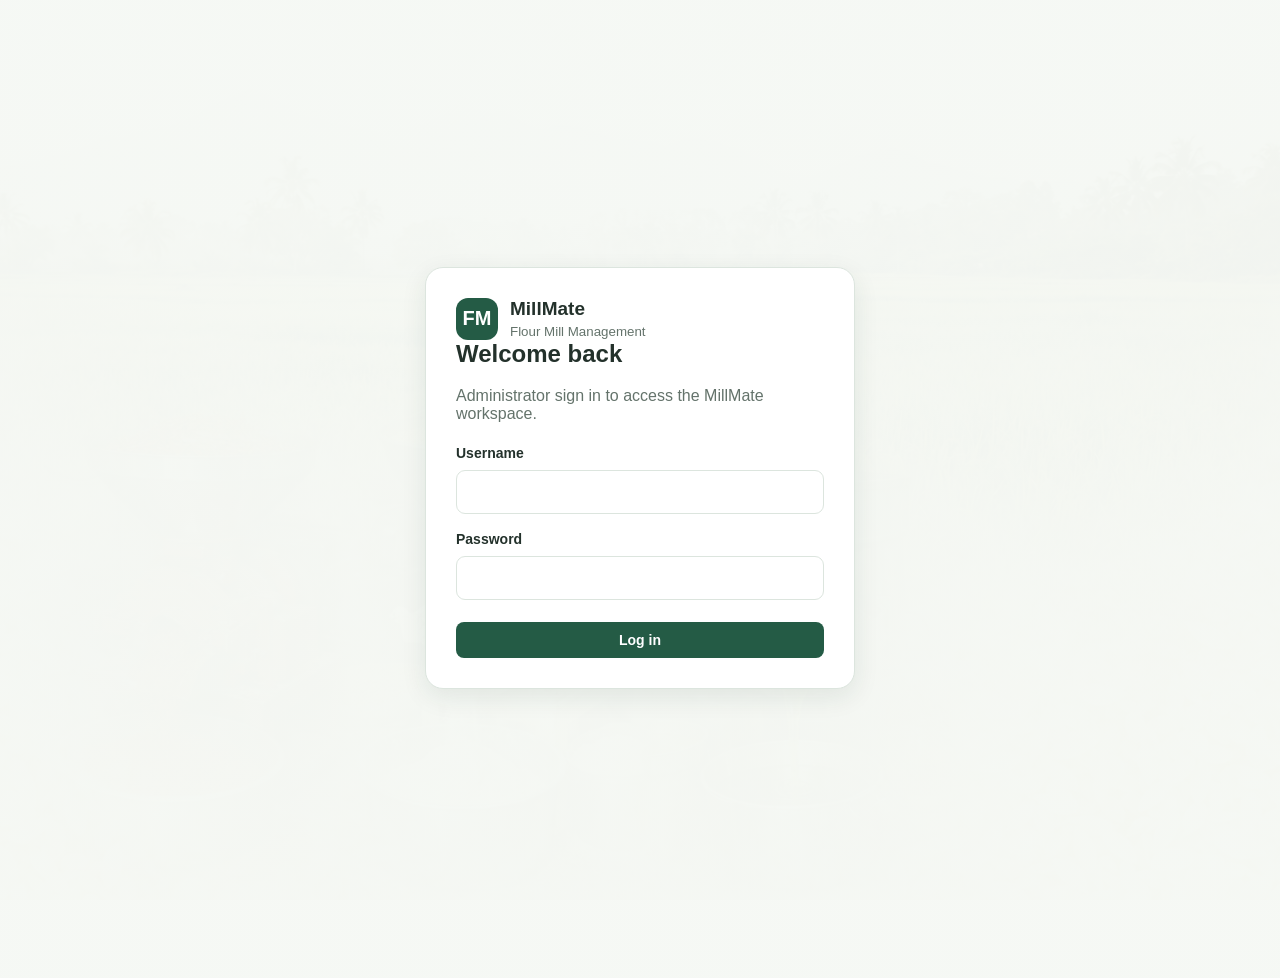
<file: public/Rice_Mill/login.html>
<!doctype html>
<html lang="en">
<head>
  <meta charset="utf-8">
  <meta name="viewport" content="width=device-width, initial-scale=1">
  <title>Login | MillMate</title>
  <link rel="stylesheet" href="css/style.css">
</head>
<body class="login-page">
  <main class="login-wrap">
    <section class="login-card">
      <div class="brand">
        <span class="brand-mark">FM</span>
        <span><h2>MillMate</h2><small>Flour Mill Management</small></span>
      </div>
      <h1 class="login-title">Welcome back</h1>
      <p class="muted">Administrator sign in to access the MillMate workspace.</p>
      <form id="loginForm" class="login-form">
        <label for="username">Username</label>
        <input id="username" name="username" type="text" autocomplete="username" required>
        <label for="password">Password</label>
        <input id="password" name="password" type="password" autocomplete="current-password" required>
        <p id="loginError" class="form-error" role="alert" hidden>Incorrect username or password.</p>
        <button class="btn login-submit" type="submit">Log in</button>
      </form>
    </section>
  </main>
  <script src="js/auth.js"></script>
</body>
</html>
</file>
<file: public/Rice_Mill/css/style.css>
/* Rice Mill Management & Analytics - shared styles */
:root {
  --green:#245b45;
  --green2:#34795c;
  --gold:#d9a441;
  --ink:#23312b;
  --muted:#64736b;
  --paper:#fff;
  --bg:#f3f6f2;
  --line:#dce5de;
  --red:#b83d3d;
  --shadow:0 8px 26px rgba(27,55,40,.09)
}

* {
  box-sizing:border-box
}

body {
  margin:0;
  font-family:Arial,Helvetica,sans-serif;
  color:var(--ink);
  background:linear-gradient(rgba(245,248,244,.94),rgba(245,248,244,.96)),url('images/watermark.png') center/cover fixed;
  min-height:100vh
}

a {
  color:var(--green);
  text-decoration:none
}

a:hover {
  text-decoration:underline
}

.topbar {
  display:flex;
  align-items:center;
  justify-content:space-between;
  gap:18px;
  flex-wrap:wrap;
  padding:16px 4%;
  background:rgba(255,255,255,.94);
  border-bottom:1px solid var(--line);
  box-shadow:0 3px 14px rgba(0,0,0,.04)
}

.brand {
  display:flex;
  align-items:center;
  gap:12px
}

.brand-mark {
  width:42px;
  height:42px;
  border-radius:12px;
  background:var(--green);
  color:#fff;
  display:grid;
  place-items:center;
  font-weight:bold;
  font-size:20px
}

.brand h1,.brand h2 {
  font-size:19px;
  margin:0
}

.brand small {
  display:block;
  color:var(--muted);
  margin-top:4px
}

.nav {
  display:flex;
  gap:7px;
  flex-wrap:wrap
}

.nav a,.nav button {
  padding:9px 12px;
  border-radius:8px;
  font-weight:700;
  font-size:13px;
  background:transparent;
  border:0;
  color:var(--ink);
  cursor:pointer
}

.nav a.active,.nav a:hover {
  background:#e5efe8;
  text-decoration:none;
  color:var(--green)
}

main {
  width:min(1180px,92%);
  margin:28px auto 50px
}

.page-head {
  display:flex;
  justify-content:space-between;
  align-items:flex-start;
  gap:16px;
  flex-wrap:wrap;
  margin-bottom:22px
}

.page-head h1 {
  margin:0 0 7px;
  font-size:28px
}

.muted {
  color:var(--muted)
}

.grid {
  display:grid;
  grid-template-columns:repeat(4,minmax(0,1fr));
  gap:16px
}

.grid-2 {
  display:grid;
  grid-template-columns:repeat(2,minmax(0,1fr));
  gap:18px
}

.card,.panel {
  background:rgba(255,255,255,.96);
  border:1px solid var(--line);
  border-radius:15px;
  padding:20px;
  box-shadow:var(--shadow)
}

.metric-label {
  font-size:13px;
  color:var(--muted);
  margin:0 0 10px
}

.metric-value {
  font-size:27px;
  font-weight:800;
  margin:0
}

.metric-note {
  font-size:12px;
  color:var(--muted);
  margin-top:8px
}

.section-title {
  margin:0 0 16px;
  font-size:18px
}

.form-grid {
  display:grid;
  grid-template-columns:repeat(2,minmax(0,1fr));
  gap:14px
}

.field {
  display:flex;
  flex-direction:column;
  gap:7px
}

.field label {
  font-size:13px;
  font-weight:700;
  color:#42534a
}

.field input,.field select,.field textarea,input,select {
  font:inherit
}

.field input,.field select,.field textarea,.control {
  width:100%;
  padding:11px 12px;
  border:1px solid #cbd8ce;
  border-radius:8px;
  background:#fff;
  color:var(--ink)
}

.field textarea {
  min-height:80px
}

.actions {
  display:flex;
  gap:8px;
  flex-wrap:wrap;
  margin-top:16px
}

.btn {
  display:inline-flex;
  align-items:center;
  justify-content:center;
  border:0;
  border-radius:8px;
  background:var(--green);
  color:#fff;
  font-weight:700;
  padding:10px 15px;
  cursor:pointer;
  font-size:14px
}

.btn:hover {
  background:var(--green2);
  text-decoration:none
}

.btn.secondary {
  background:#e7eee9;
  color:var(--green)
}

.btn.gold {
  background:var(--gold);
  color:#2d2a20
}

.btn.danger {
  background:#fae8e8;
  color:var(--red)
}

.btn.small {
  padding:6px 9px;
  font-size:12px
}

.table-wrap {
  overflow:auto;
  border:1px solid var(--line);
  border-radius:10px;
  background:#fff
}

table {
  width:100%;
  border-collapse:collapse;
  min-width:600px
}

th,td {
  text-align:left;
  padding:11px 12px;
  border-bottom:1px solid #e9eee9;
  font-size:13px
}

th {
  background:#eaf1eb;
  color:#334b3d;
  white-space:nowrap
}

tbody tr:hover {
  background:#fafcf9
}

td .btn {
  margin:2px
}

.toolbar {
  display:flex;
  gap:10px;
  flex-wrap:wrap;
  align-items:center;
  margin-bottom:15px
}

.toolbar input,.toolbar select {
  max-width:260px;
  padding:10px;
  border:1px solid #cbd8ce;
  border-radius:8px;
  background:#fff
}

.notice {
  padding:12px 14px;
  border-radius:9px;
  background:#eef5ef;
  color:#355b43;
  font-size:13px;
  margin:14px 0
}

.warning {
  background:#fff4df;
  color:#795b20
}

.empty {
  text-align:center;
  color:var(--muted);
  padding:25px
}

.hero {
  padding:38px;
  border-radius:20px;
  background:linear-gradient(125deg,rgba(24,72,51,.93),rgba(59,119,83,.88)),url('images/machine.png') center/cover;
  color:white;
  box-shadow:var(--shadow)
}

.hero h1 {
  font-size:clamp(30px,4vw,44px);
  margin:0 0 12px
}

.hero p {
  max-width:680px;
  line-height:1.6;
  color:#edf5ef
}

.hero .btn {
  background:#f0c15f;
  color:#26392d
}

.quick-links {
  display:grid;
  grid-template-columns:repeat(3,minmax(0,1fr));
  gap:15px;
  margin-top:20px
}

.quick-link {
  display:block;
  padding:20px;
  background:#fff;
  border:1px solid var(--line);
  border-radius:14px;
  box-shadow:var(--shadow)
}

.quick-link strong {
  display:block;
  font-size:16px;
  margin-bottom:7px
}

.quick-link span {
  font-size:13px;
  color:var(--muted);
  line-height:1.5
}

.tabs {
  display:flex;
  gap:8px;
  flex-wrap:wrap;
  border-bottom:1px solid var(--line);
  margin:10px 0 18px;
  padding-bottom:10px
}

.tab-btn {
  border:0;
  border-radius:8px;
  padding:10px 13px;
  background:#e8eee9;
  color:var(--ink);
  font-weight:700;
  cursor:pointer
}

.tab-btn.active {
  background:var(--green);
  color:#fff
}

.tab-panel {
  display:none
}

.tab-panel.active {
  display:block
}

.bill-total {
  display:flex;
  justify-content:flex-end;
  gap:35px;
  flex-wrap:wrap;
  font-size:15px;
  margin:18px 0
}

.bill-total strong {
  font-size:22px
}

.footer-note {
  text-align:center;
  color:var(--muted);
  font-size:12px;
  padding:18px
}

.login-wrap {
  min-height:100vh;
  display:grid;
  place-items:center;
  padding:20px
}

.login-card {
  width:min(430px,100%);
  background:#fff;
  padding:30px;
  border-radius:18px;
  box-shadow:var(--shadow);
  border:1px solid var(--line)
}

.login-card h1 {
  margin-top:0
}

.status {
  display:inline-block;
  border-radius:20px;
  padding:4px 9px;
  background:#e8f3eb;
  color:#2e6947;
  font-size:11px;
  font-weight:bold
}

.status.pending {
  background:#fff0d6;
  color:#805b1b
}

.status.paid {
  background:#e8f3eb;
  color:#2e6947
}

.print-only {
  display:none
}

@media(max-width:850px) {
  .grid {
  grid-template-columns:repeat(2,minmax(0,1fr))
}

.quick-links {
  grid-template-columns:repeat(2,minmax(0,1fr))
}

.grid-2 {
  grid-template-columns:1fr
}

.topbar {
  padding:14px 4%
}

}

@media(max-width:560px) {
  main {
  width:94%;
  margin-top:18px
}

.grid,.quick-links,.form-grid {
  grid-template-columns:1fr
}

.hero {
  padding:25px
}

.page-head h1 {
  font-size:24px
}

.nav {
  width:100%
}

.nav a {
  padding:8px
}

.card,.panel {
  padding:15px
}

}

@media print {
  .topbar,.no-print,.actions,.toolbar,.tabs,.footer-note {
  display:none!important
}

body {
  background:#fff
}

.card,.panel {
  box-shadow:none;
  border:1px solid #ddd
}

main {
  width:100%;
  margin:0
}

.print-only {
  display:block
}

}

/* Login and original project imagery */
.logout-btn {
  border: 0;
  cursor: pointer;
  font: inherit;
  white-space: nowrap;
}

.login-title {
  margin-top: 25px;
}

.login-form {
  display: grid;
  gap: 9px;
  margin-top: 22px;
}

.login-form label {
  font-weight: 700;
  font-size: 14px;
}

.login-form input {
  width: 100%;
  border: 1px solid var(--line);
  border-radius: 9px;
  padding: 12px 13px;
  font: inherit;
  background: #fff;
  color: var(--ink);
  margin-bottom: 8px;
}

.login-submit {
  width: 100%;
  margin-top: 5px;
}

.form-error {
  color: var(--red);
  font-size: 13px;
  margin: 0 0 5px;
}

  display: grid;
  gap: 5px;
  margin-top: 20px;
  padding: 13px;
  border: 1px dashed var(--line);
  border-radius: 10px;
  background: rgba(255,255,255,.7);
  font-size: 13px;
}

.login-note {
  font-size: 12px;
  margin-top: 16px;
}

.mill-gallery {
  margin-top: 28px;
}

.image-cards {
  display: grid;
  grid-template-columns: repeat(2, minmax(0, 1fr));
  gap: 18px;
  margin-top: 15px;
}

.image-card {
  overflow: hidden;
  border: 1px solid var(--line);
  border-radius: 14px;
  background: rgba(255,255,255,.94);
  box-shadow: var(--shadow);
}

.image-card img {
  display: block;
  width: 100%;
  height: 230px;
  object-fit: contain;
  object-position: center;
  padding: 10px;
  background: #e9eee9;
}

.image-card h3 {
  margin: 15px 16px 6px;
}

.image-card p {
  margin: 0 16px 17px;
  color: var(--muted);
  line-height: 1.5;
}

@media (max-width: 680px) {
  .image-cards {
  grid-template-columns: 1fr;
}

.image-card img {
  height: 190px;
}

}

/* A5 customer receipt */
.print-receipt{display:none}
@media print{
  @page{size:A5 portrait;margin:12mm}
  body{background:#fff!important;color:#111!important;font-family:Arial,Helvetica,sans-serif}
  body>*{display:none!important}
  body>main{display:block!important;width:100%!important;margin:0!important}
  body>main>*{display:none!important}
  body>main>#printReceipt{display:block!important}
  .print-receipt{color:#111;font-size:12px}
  .receipt-head{text-align:center;border-bottom:1px solid #222;padding-bottom:10px;margin-bottom:12px}
  .receipt-head h1{font-size:20px;margin:0 0 5px}
  .receipt-meta{display:flex;justify-content:space-between;gap:12px;margin:5px 0}
  .receipt-table{width:100%;border-collapse:collapse;margin:14px 0}
  .receipt-table th,.receipt-table td{border-bottom:1px solid #bbb;padding:7px 4px;text-align:left}
  .receipt-table th:last-child,.receipt-table td:last-child{text-align:right}
  .receipt-total{text-align:right;font-size:15px;font-weight:bold;border-top:1px solid #222;padding-top:9px}
  .receipt-footer{text-align:center;border-top:1px dashed #777;margin-top:22px;padding-top:12px}
}
</file>
